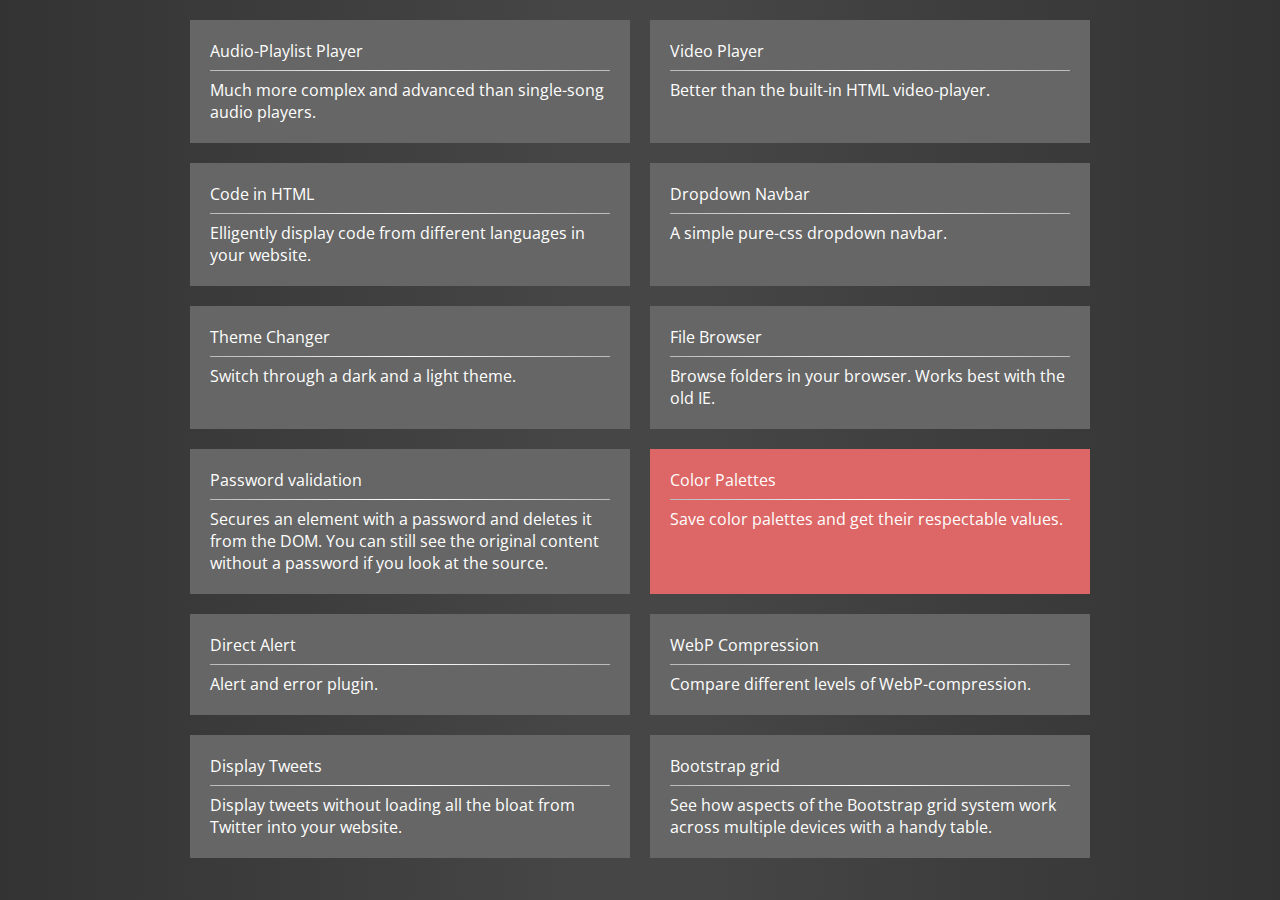
<file: V3/index.html>
<!DOCTYPE html>
<html>
<head>
	<title>Websites</title>
	<meta charset='utf-8'>
	<link href='https://fonts.googleapis.com/css2?family=Open+Sans&display=swap' rel='stylesheet'>
	<link rel="icon" href="src/logo.png">
	<link rel="apple-touch-icon" href="src/logo.png">
	<script src='https://code.jquery.com/jquery-3.5.1.min.js' integrity='sha256-9/aliU8dGd2tb6OSsuzixeV4y/faTqgFtohetphbbj0=' crossorigin='anonymous'></script>
	<script type='text/javascript'>
		$(document).ready(function() {
			$('div').click(function() {
				window.open("../../" + $(this).data('src'));
			});
		});
	</script>
	<style type='text/css'>
		* {
			font-family: 'Open Sans', sans-serif;
			box-sizing: border-box;
			outline: none;
			color: #fff;
		}
		body {
			background: linear-gradient(270deg, rgba(51,51,51,1) 0%, rgba(70,70,70,1) 45%, rgba(70,70,70,1) 55%, rgba(51,51,51,1) 100%);
			margin: 0;
			padding: 0;
		}
		section {
			margin: 20px auto;
			width: 900px;
			display: flex;
			flex-direction: row;
		}
		div {
			text-decoration: none;
			cursor: pointer;
			padding: 20px;
			flex: 1;
			background-color: #666;
			transition: 0.3s;
		}
		div.important {
			background-color: #d66 !important;
		}
		div.important:hover {
			background-color: #f66 !important;
		}
		div:hover {
			background-color: #555;
		}
		div:first-child:not(.single) {
			margin-right: 20px;
		}
		hr {
			border: 0;
			height: 1px;
			background-image: linear-gradient(to right, #bbb, #fff, #bbb);
		}
	</style>
</head>
<body>
	<section>
		<div data-src='src/audio_playlist_player/index.html'>Audio-Playlist Player<hr>Much more complex and advanced than single-song audio players.</div>
		<div data-src='src/video_player/index.html'>Video Player<hr>Better than the built-in HTML video-player.</div>
	</section>
	<section>
		<div data-src='src/code_in_html/index.html'>Code in HTML<hr>Elligently display code from different languages in your website.</div>
		<div data-src='src/dropdown_navbar/navbar.html'>Dropdown Navbar<hr>A simple pure-css dropdown navbar.</div>
	</section>
	<section>
		<div data-src='src/theme_changer/index.html'>Theme Changer<hr>Switch through a dark and a light theme.</div>
		<div data-src='src/file_browser/index.html'>File Browser<hr>Browse folders in your browser. Works best with the old IE.</div>
	</section>
	<section>
		<div data-src='src/password_validation/index.html'>Password validation<hr>Secures an element with a password and deletes it from the DOM. You can still see the original content without a password if you look at the source.</div>
		<div class='important' data-src='src/color_palettes/index.html'>Color Palettes<hr>Save color palettes and get their respectable values.</div>
	</section>
	<section>
		<div data-src='src/direct_alert/index.html'>Direct Alert<hr>Alert and error plugin.</div>
		<div data-src='src/webp_compression/index.html'>WebP Compression<hr>Compare different levels of WebP-compression.</div>
	</section>
	<section>
		<div data-src='src/twitter/index.html'>Display Tweets<hr>Display tweets without loading all the bloat from Twitter into your website.</div>
		<div data-src="bootstrap_grid/index.html">Bootstrap grid<hr>See how aspects of the Bootstrap grid system work across multiple devices with a handy table.</div>
	</section>
</body>
</html>
</file>
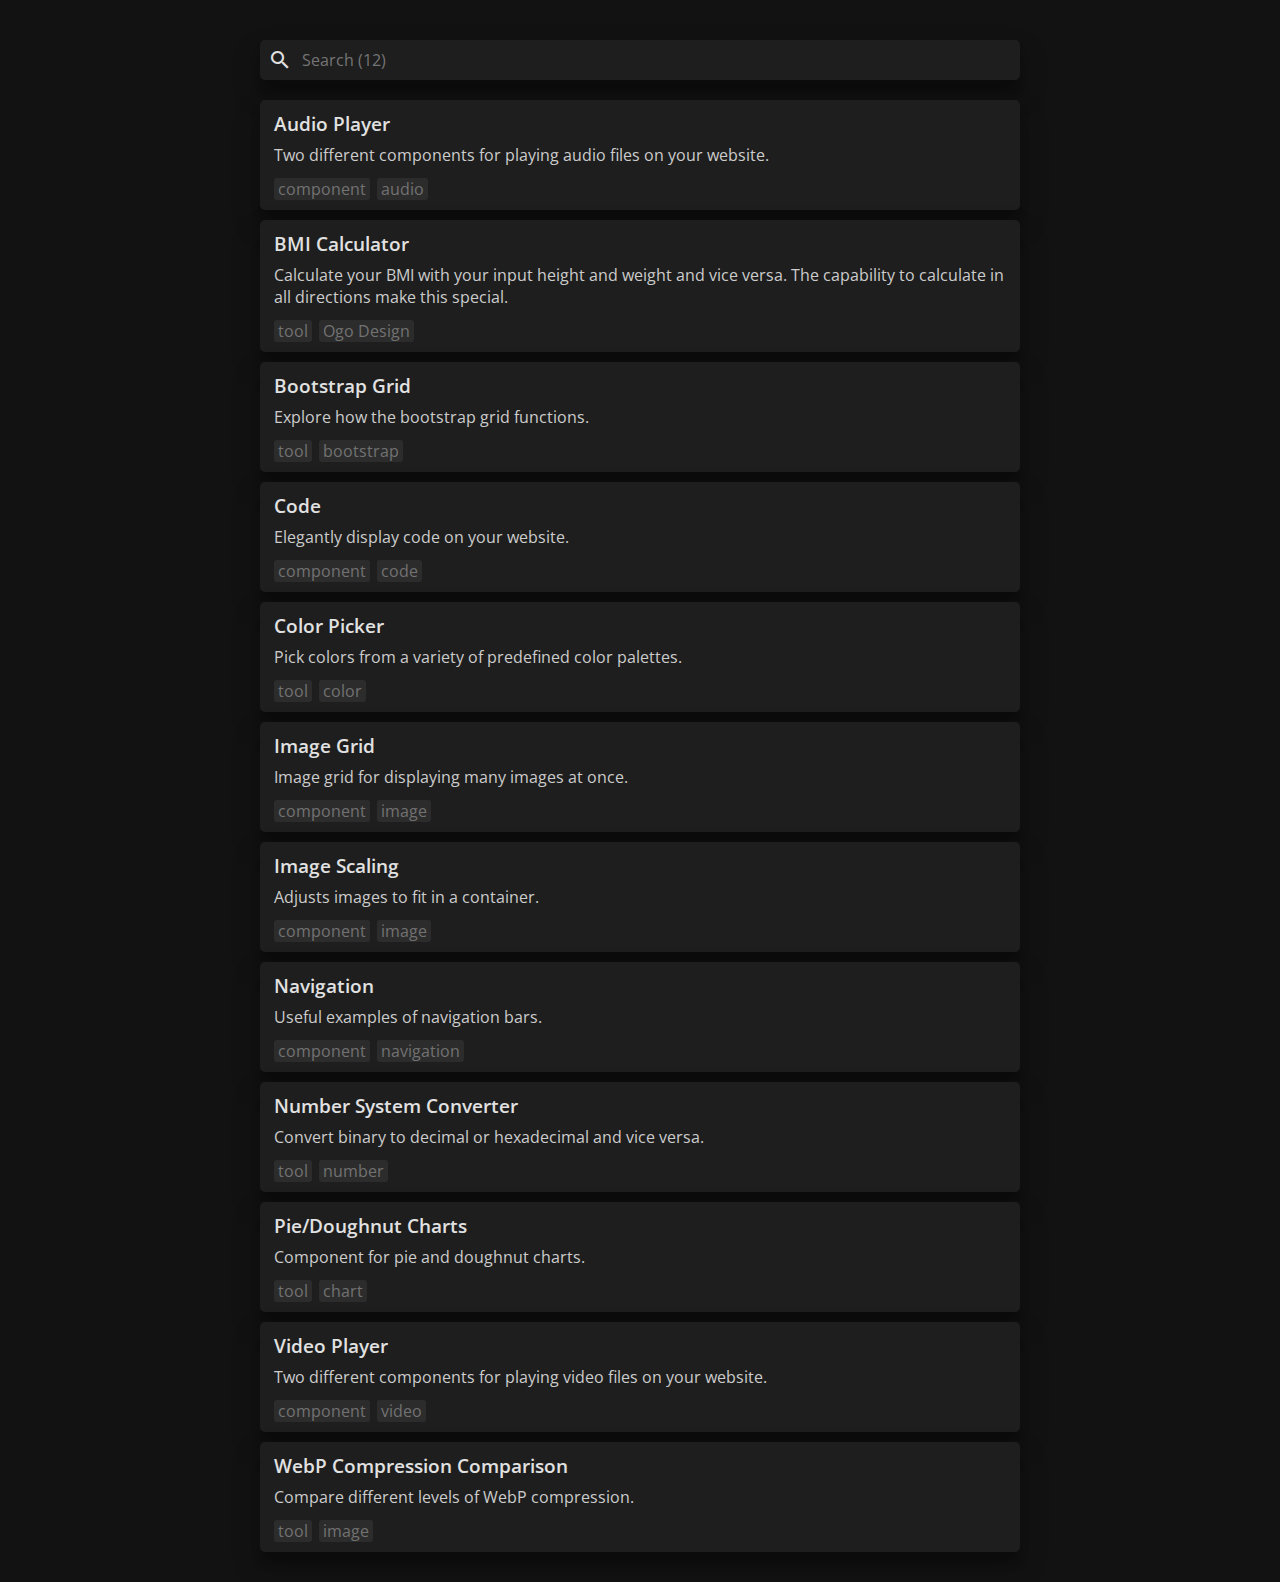
<file: V4/websites.html>
<html>
    <header>
        <title>My Websites</title>

        <meta charset="utf-8">
        <meta name="viewport" content="width=device-width, initial-scale=1">

        <link rel="icon" href="src/logo.ico">
        <link rel="apple-touch-icon" href="src/logo.ico">
        <link rel="preconnect" href="https://fonts.gstatic.com">
        <link href="https://fonts.googleapis.com/icon?family=Material+Icons" rel="stylesheet">
        <link href="https://fonts.googleapis.com/css2?family=Open+Sans:wght@400;600&display=swap" rel="stylesheet">
        <link rel="stylesheet" href="style.css">

        <script src="https://code.jquery.com/jquery-3.6.0.min.js" integrity="sha256-/xUj+3OJU5yExlq6GSYGSHk7tPXikynS7ogEvDej/m4=" crossorigin="anonymous"></script>
        
    </header>
    <body>
        <div id="searchBox">
            <span class="material-icons">search</span>
            <span id="wrapperSpan">
                <input type="text" id="searchInput" autocomplete="off">
            </span>
        </div>

        <div id="sitesWrapper"></div>

        <script src="sites.js"></script>
        <script src="myscript.js"></script>
    </body>
</html>
</file>
<file: V4/style.css>
body {
    width: 800px;
    max-width: 100%;
    margin: 0 auto;
    padding: 0 20px;
    background-color: #121212;
    box-sizing: border-box;
}

/* Header */
header {
    padding: 20px 0;
    font-family: 'Open Sans', sans-serif;
    color: #e1e1e1;
    font-size: 3em;
    font-weight: 700;
}

/* Search */
#searchBox {
    /*margin-bottom: 20px;*/
    overflow: hidden;
    background-color: #1e1e1e;
    border-radius: 5px;
    vertical-align: top;
    padding: 8px;
    box-sizing: border-box;
    transition: box-shadow 0.5s;
}
#searchBox:not(.sticky) {
    box-shadow: 0 14px 28px rgba(0,0,0,0.25), 0 10px 10px rgba(0,0,0,0.22);
}
#searchInput {
    vertical-align: top;
    height: 24px;
    background-color: #1e1e1e;
    color: #e1e1e1;
    outline: none;
    border: none;
    width: 100%;
    font-family: 'Open Sans', sans-serif;
    font-size: 16px;
}
.material-icons {
    display: block;
    color:#e1e1e1;
    margin-right: 8px;
    float: left;
    cursor: default;
}
#wrapperSpan {
    display: block;
    overflow: hidden;
}
.sticky {
    position: fixed;
    top: 0;
    box-shadow: 0 19px 38px rgba(0,0,0,0.6), 0 15px 12px rgba(0,0,0,0.5);
    border-top-left-radius: 0 !important;
    border-top-right-radius: 0 !important;
}
.sticky + #sitesWrapper {
    padding-top: 60px;
}

/* Sites */
#sitesWrapper {
    padding: 20px 0;
}
.site {
    background-color: #1e1e1e;
    border-radius: 5px;
    padding: 10px 14px;
    margin-bottom: 10px;
    cursor: pointer;
    font-family: 'Open Sans', sans-serif;
    box-shadow: 0 14px 28px rgba(0,0,0,0.25), 0 10px 10px rgba(0,0,0,0.22);
    transition: background-color 0.2s;
}
.site:hover {
    background-color: #2c2c2c;
}
.site h3 {
    margin: 0 0 7px 0;
    font-size: 1.2rem;
    font-weight: 600;
    color: #e1e1e1;
}
.site p {
    margin: 0 0 12px 0;
    color: #ccc;
}
.tag {
    background-color: #2c2c2c;
    border-radius: 3px;
    color: #727272;
    padding: 0 4px;
    margin-right: 7px;
}
</file>
